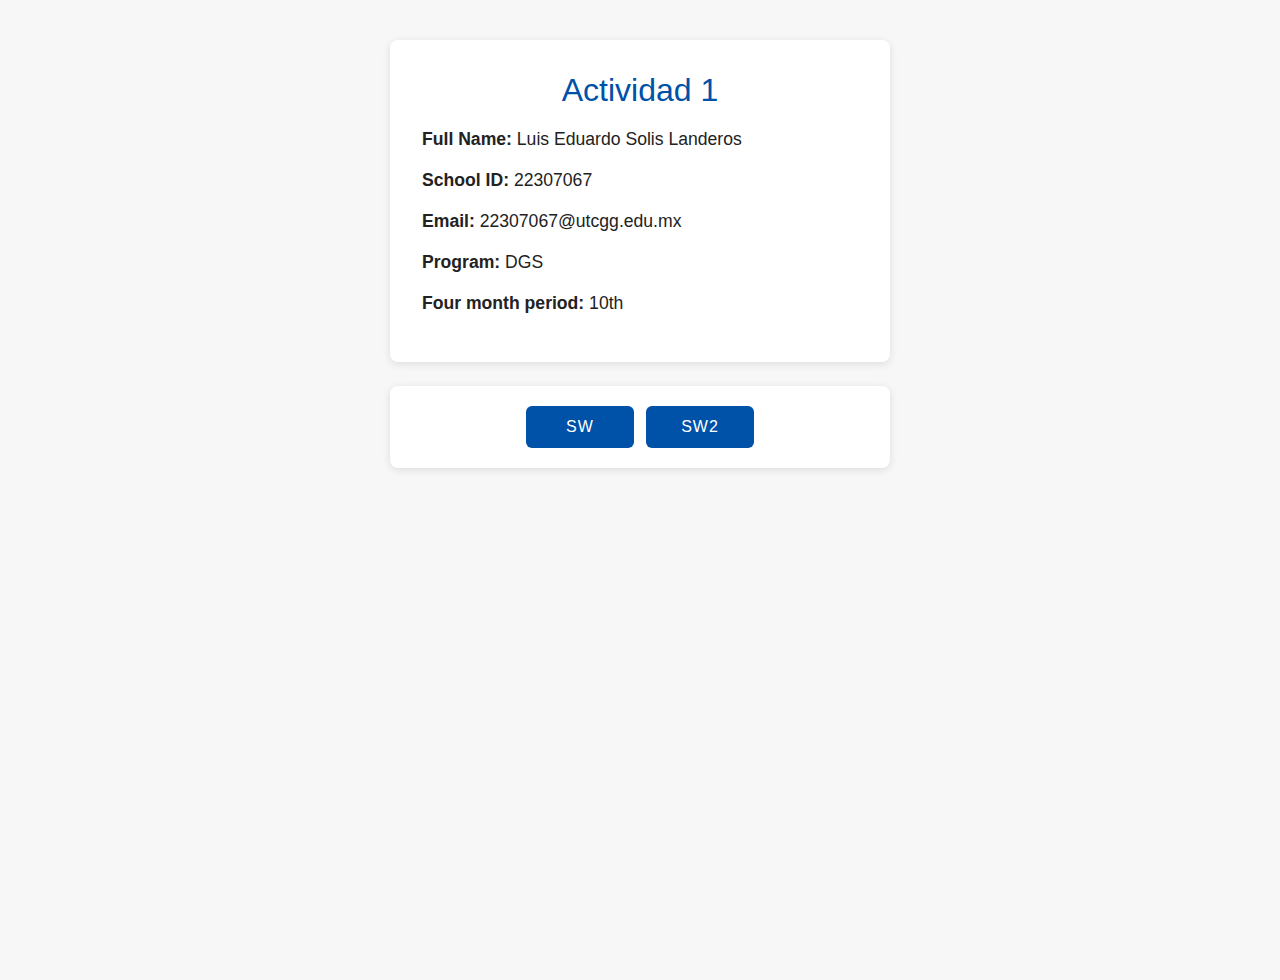
<file: index.html>
<!DOCTYPE html>
<html lang="en">
<head>
  <meta charset="UTF-8">
  <meta name="viewport" content="width=device-width, initial-scale=1.0">
  <title>U1. Actividad 1 v2025</title>
  <style>
    body {
      font-family: Arial, sans-serif;
      margin: 0;
      padding: 40px;
      background: #f7f7f7;
      color: #222;
      min-height: 100vh;
    }
    
    .container {
      max-width: 500px;
      margin: 0 auto;
    }
    
    .profile-container {
      background: #fff;
      border-radius: 8px;
      padding: 32px;
      margin-bottom: 24px;
      box-shadow: 0 2px 8px rgba(0,0,0,0.11);
    }
    
    .profile-title {
      font-size: 2rem;
      margin-bottom: 16px;
      color: #0051a8;
      text-align: center;
    }
    
    .profile-info {
      margin: 12px 0;
      font-size: 1.1rem;
      padding: 4px 0;
    }
    
    .nav-container {
      background: #fff;
      border-radius: 8px;
      padding: 20px;
      box-shadow: 0 2px 8px rgba(0,0,0,0.11);
    }
    
    .nav-container nav ul {
      list-style: none;
      padding: 0;
      margin: 0;
      display: flex;
      gap: 12px;
      justify-content: center;
    }
    
    .nav-container nav li {
      margin: 0;
    }
    
    .nav-container nav a {
      display: block;
      padding: 12px 24px;
      background: #0051a8;
      color: #fff;
      text-decoration: none;
      border-radius: 6px;
      font-weight: 500;
      letter-spacing: 1px;
      transition: all 0.3s ease;
      min-width: 60px;
      text-align: center;
    }
    
    .nav-container nav a:hover,
    .nav-container nav a:focus {
      background: #003e83;
      transform: translateY(-2px);
      box-shadow: 0 4px 12px rgba(0,81,168,0.3);
    }
    
    @media (max-width: 600px) {
      body {
        padding: 20px;
      }
      
      .nav-container nav ul {
        flex-direction: column;
        gap: 8px;
      }
      
      .nav-container nav a {
        min-width: auto;
      }
    }
  </style>
</head>
<body>
  <div class="container">
    <div class="profile-container">
      <div class="profile-title">Actividad 1</div>
      <div class="profile-info"><strong>Full Name:</strong> Luis Eduardo Solis Landeros</div>
      <div class="profile-info"><strong>School ID:</strong> 22307067</div>
      <div class="profile-info"><strong>Email:</strong> 22307067@utcgg.edu.mx</div>
      <div class="profile-info"><strong>Program:</strong> DGS</div>
      <div class="profile-info"><strong>Four month period:</strong> 10th</div>
    </div>
    
    <div class="nav-container">
      <nav>
        <ul>
          <li><a href="/U1/SW/">SW</a></li>
          <li><a href="/U1/SW2/">SW2</a></li>
        </ul>
      </nav>
    </div>
  </div>
</body>
</html>
</file>
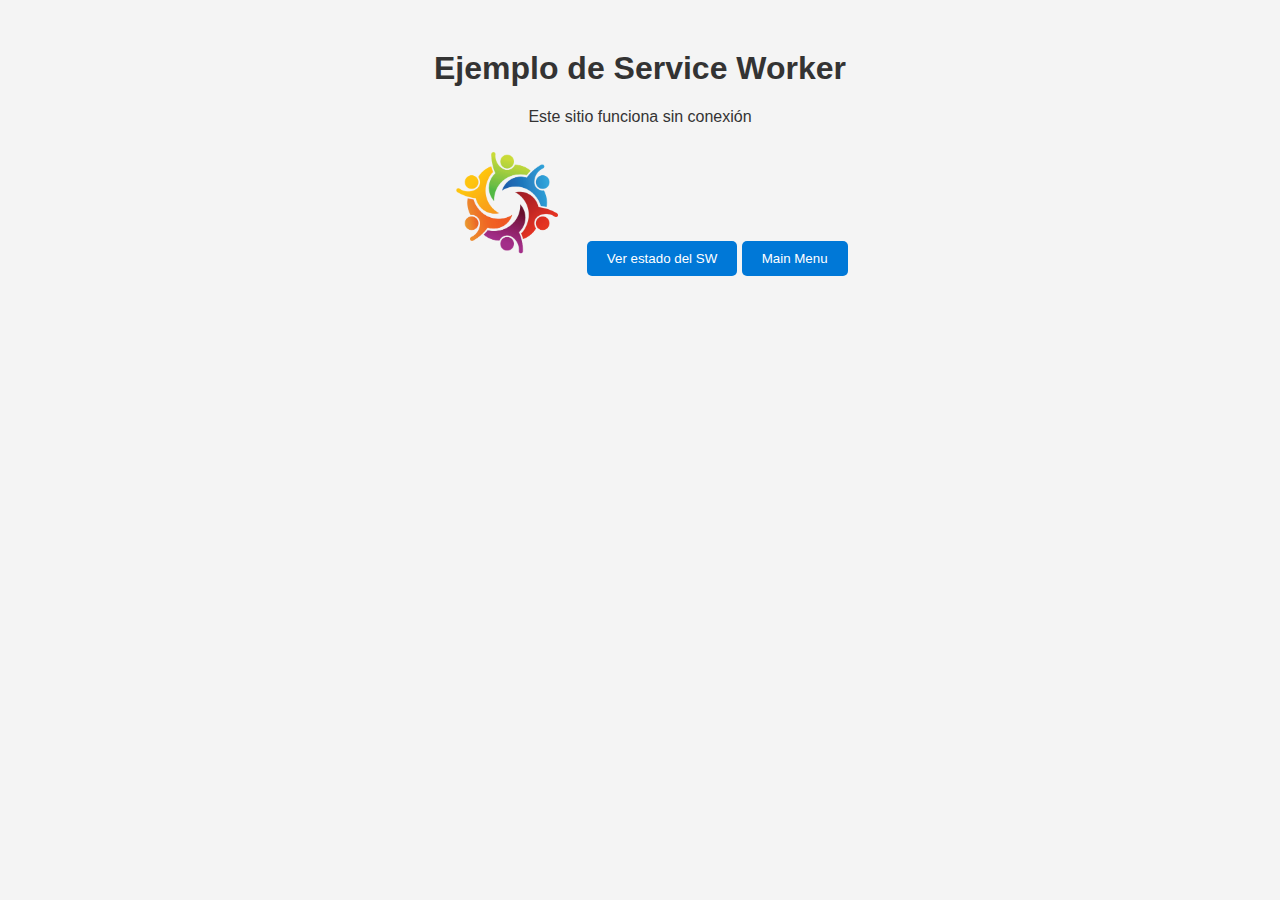
<file: U1/SW/index.html>
<!DOCTYPE html>
<html lang="es">
<head>
    <meta charset="UTF-8">
    <meta name="viewport" content="width=device-width, initial-scale=1.0">
    <title>Service Worker</title>
    <link rel="stylesheet" href="styles.css">
</head>
<body>
    <h1>Ejemplo de Service Worker</h1>
    <p>Este sitio funciona sin conexión</p>
    <img src="logo.png" alt="Logo de app" width="150">
    <button id="check">Ver estado del SW</button>
    <button id="link" src="/../AWP/index.html">Main Menu</button>
    <!-- Archivo cliente que registra y comunica hacia el SW -->
    <script src="app.js"></script>
</body>
</html>
</file>
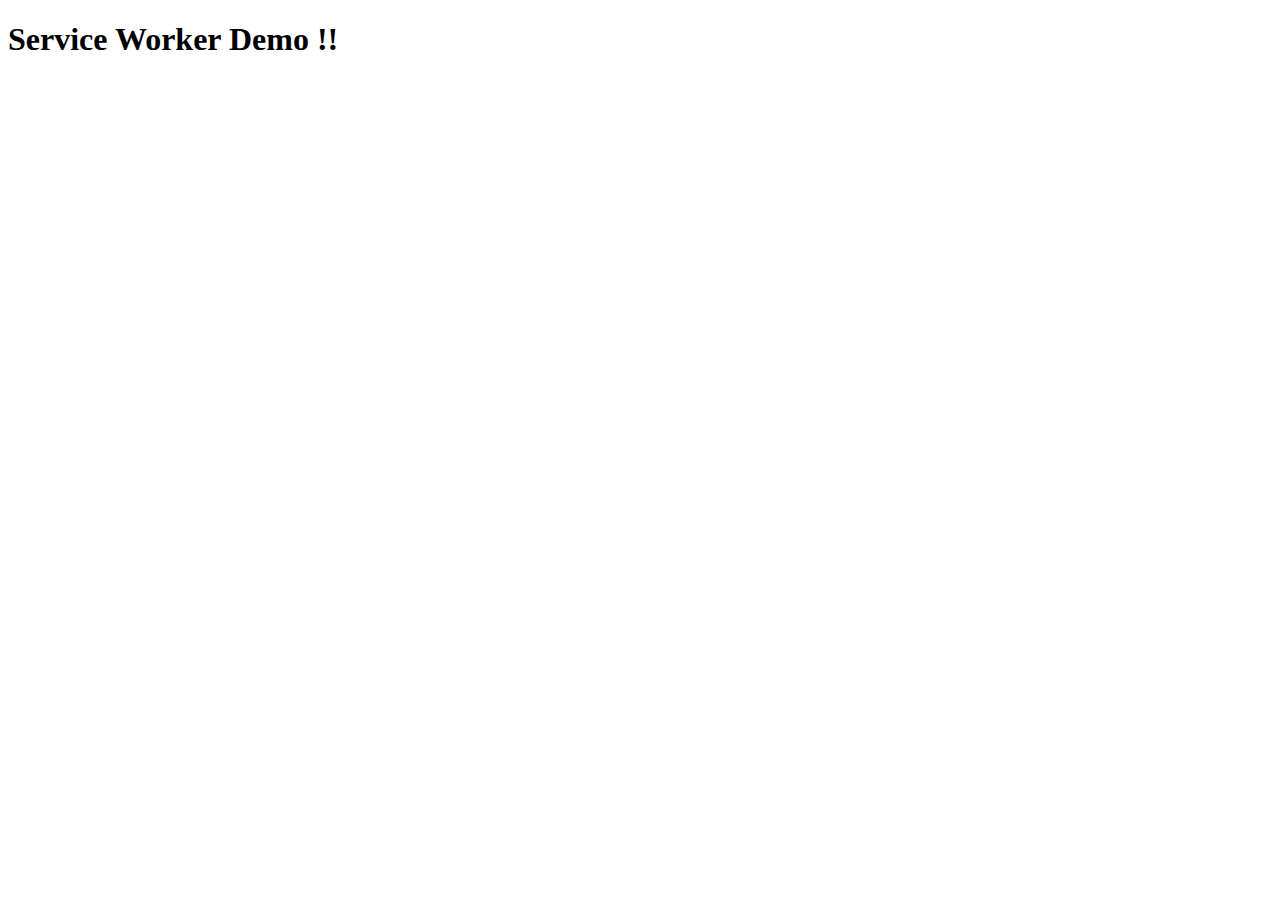
<file: U1/SW3/index.html>
<!DOCTYPE html>
<html lang="en">
<head>
    <meta charset="UTF-8">
    <meta name="viewport" content="width=device-width, initial-scale=1.0">
    <title>Service Worker Sample</title>
</head>
<body>
    <h1>Service Worker Demo !!</h1>
    <script src="./script.js"></script>
</body>
</html>
</file>
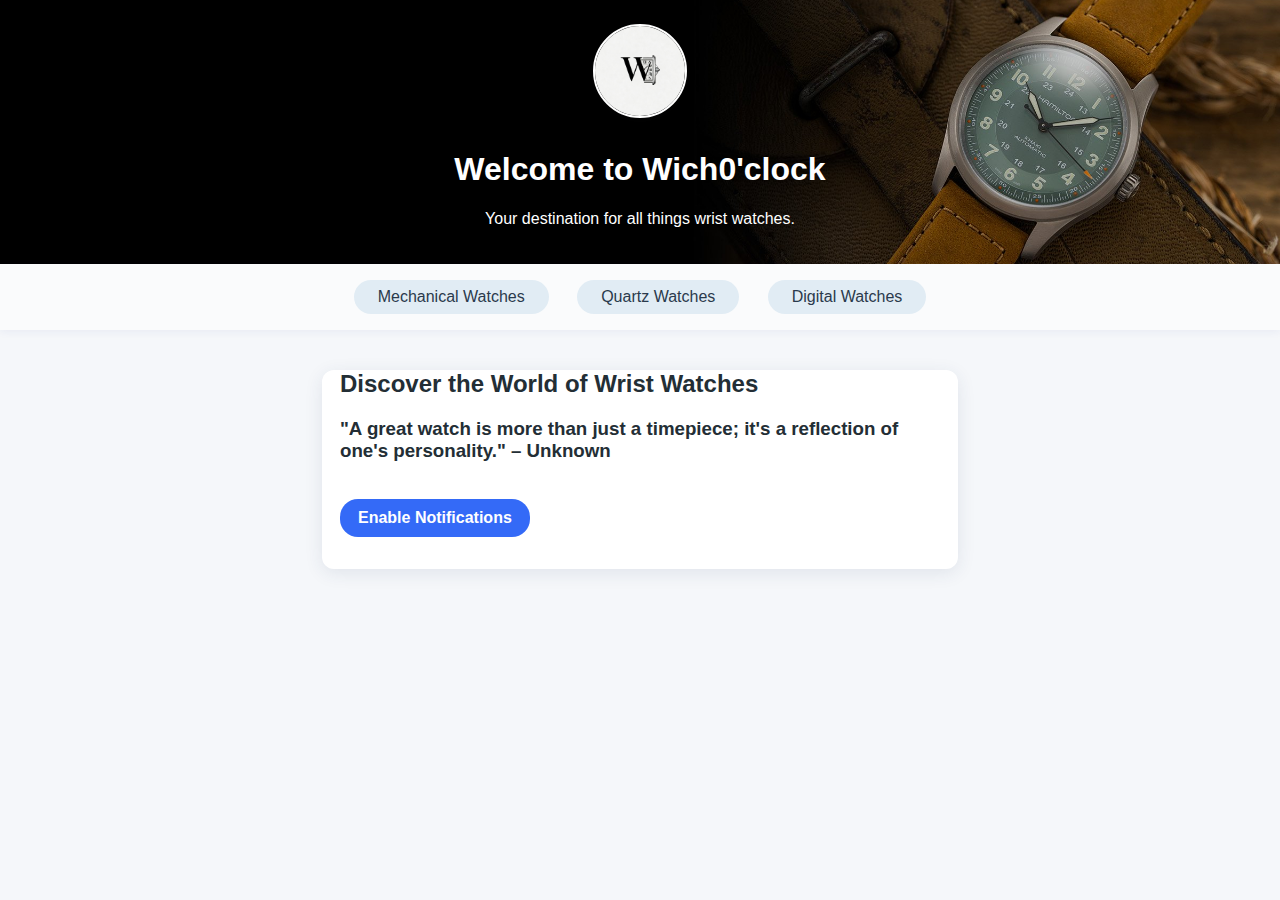
<file: U1/SW4/index.html>
<!DOCTYPE html>
<html lang="en">
<head>
  <meta charset="UTF-8">
  <meta name="viewport" content="width=device-width,initial-scale=1.0">
  <title>Wich0'clock - Home</title>
  <link rel="stylesheet" href="styles.css">
</head>
<body>
  <header class="index-header">
    <img src="logo.png" alt="Wich0'clock Logo" class="logo">
    <h1>Welcome to Wich0'clock</h1>
    <p>Your destination for all things wrist watches.</p>
  </header>
  <nav>
    <a href="mechanical.html">Mechanical Watches</a>
    <a href="quartz.html">Quartz Watches</a>
    <a href="digital.html">Digital Watches</a>
  </nav>
  <main>
    <h2>Discover the World of Wrist Watches</h2>
    <h3>"A great watch is more than just a timepiece; it's a reflection of one's personality." – Unknown </h3>
    <button id="notifyBtn">Enable Notifications</button>
  </main>

  <script src="main.js"></script>

</body>
</html>
</file>
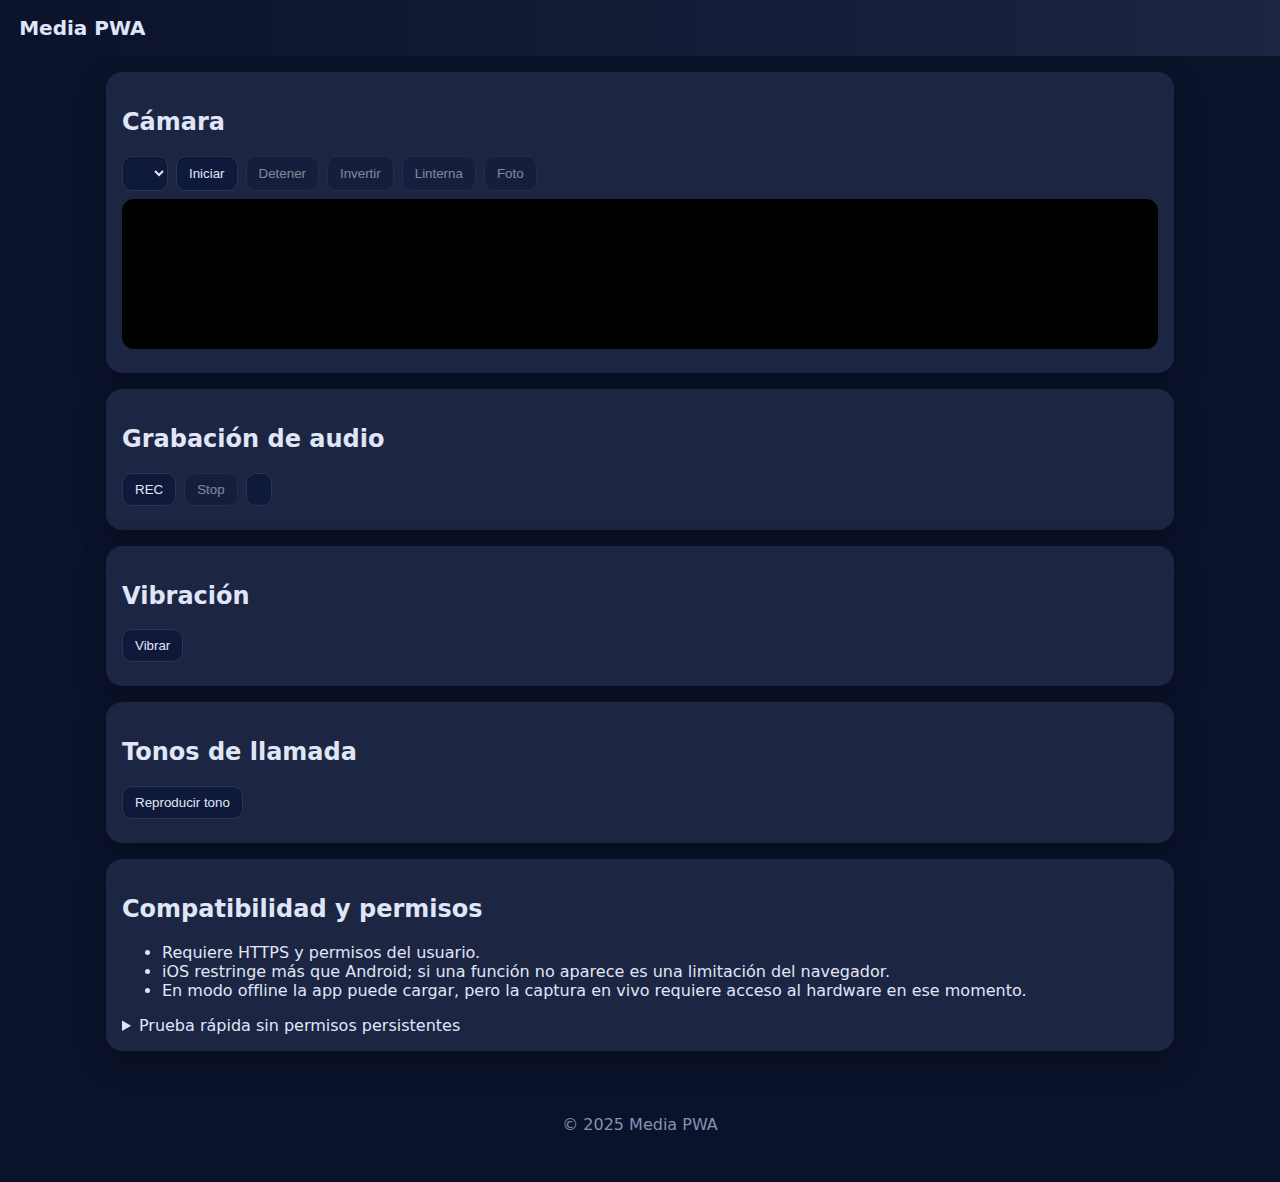
<file: U2/PWA/index.html>
<!DOCTYPE html>
<html lang="es">
<head>
  <meta charset="UTF-8">
  <meta
    name="viewport"
    content="width=device-width, initial-scale=1.0, viewport-fit=cover"
  >
  <title>Media PWA</title>

  <!-- PWA / Android -->
  <meta name="theme-color" content="#c634d9">
  <meta name="mobile-web-app-capable" content="yes">

  <!-- PWA / iOS -->
  <link rel="apple-touch-icon" href="icons/apple-touch-icon-180.png">
  <meta name="apple-mobile-web-app-capable" content="yes">
  <meta name="apple-mobile-web-app-status-bar-style" content="black-translucent">

  <!-- SEO / descripción -->
  <meta name="description" content="PWA de prueba con cámara, micrófono, vibración y tonos.">

  <!-- Manifest -->
  <link rel="manifest" href="manifest.webmanifest">

  <!-- Estilos -->
  <link rel="stylesheet" href="styles.css">
</head>
<body>
  <header>
    <h1>Media PWA</h1>
    <button id="btnInstall" hidden>Instalar</button>
  </header>

  <main>
    <!-- Cámara -->
    <section class="card">
      <h2>Cámara</h2>
      <div class="controls">
        <select id="videoDevices"></select>
        <button id="btnStartCam">Iniciar</button>
        <button id="btnStopCam" disabled>Detener</button>
        <button id="btnFlip" title="Cambiar cámara" disabled>Invertir</button>
        <button id="btnTorch" title="Linterna" disabled>Linterna</button>
        <button id="btnShot" disabled>Foto</button>
      </div>
      <div class="media">
        <video id="video" autoplay playsinline></video>
        <canvas id="canvas" class="hidden"></canvas>
      </div>
      <div id="photos" class="gallery"></div>
    </section>

    <!-- Grabación de audio -->
    <section class="card">
      <h2>Grabación de audio</h2>
      <div class="controls">
        <button id="btnStartRec">REC</button>
        <button id="btnStopRec" disabled>Stop</button>
        <span id="recStatus" aria-live="polite"></span>
      </div>
      <div id="audios" class="gallery"></div>
    </section>

    <!-- Vibración -->
    <section class="card">
      <h2>Vibración</h2>
      <div class="controls">
        <button id="btnVibrar">Vibrar</button>
      </div>
    </section>

    <!-- Tonos de llamada -->
    <section class="card">
      <h2>Tonos de llamada</h2>
      <div class="controls">
        <button id="btnRingtone">Reproducir tono</button>
      </div>
    </section>

    <!-- Compatibilidad y permisos -->
    <section class="card">
      <h2>Compatibilidad y permisos</h2>
      <ul>
        <li>Requiere HTTPS y permisos del usuario.</li>
        <li>iOS restringe más que Android; si una función no aparece es una limitación del navegador.</li>
        <li>En modo offline la app puede cargar, pero la captura en vivo requiere acceso al hardware en ese momento.</li>
      </ul>
      <details>
        <summary>Prueba rápida sin permisos persistentes</summary>
        <input
          type="file"
          accept="image/*,video/*,audio/*"
          capture
        >
      </details>
    </section>
  </main>

  <footer>
    <p>&copy; 2025 Media PWA</p>
  </footer>

  <script src="app.js"></script>
</body>
</html>
</file>
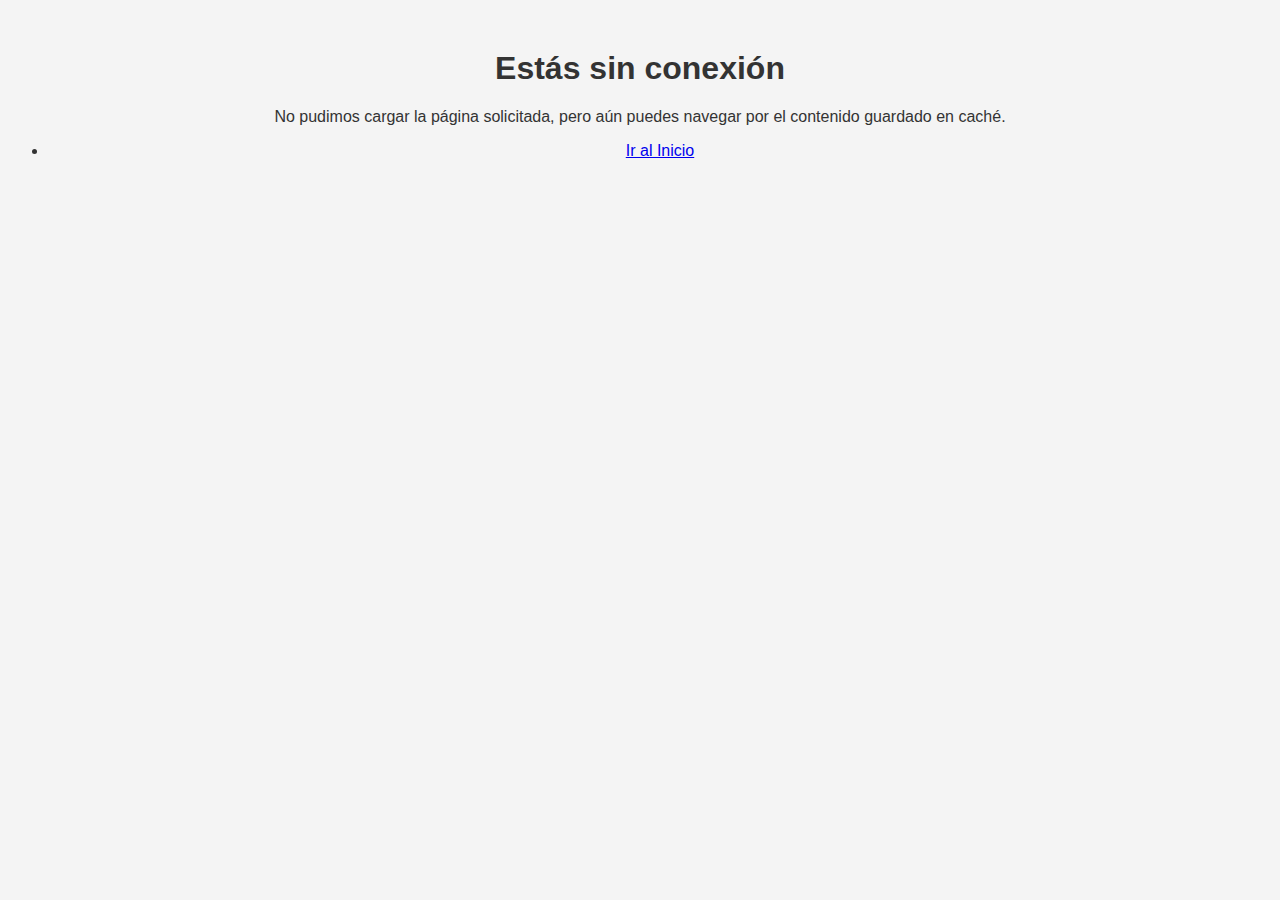
<file: U1/SW2/offline.html>
<!DOCTYPE html>
<html lang="en">
<head>
    <meta charset="UTF-8">
    <meta name="viewport" content="width=device-width, initial-scale=1.0">
    <link rel="stylesheet" href="styles.css">
    <title>Sin conexión</title>
</head>
<body>
    <h1>Estás sin conexión</h1>
    <p>No pudimos cargar la página solicitada, pero aún puedes navegar por el contenido guardado en caché.</p>

    <nav>
        <ul>
            <li><a href="index.html">Ir al Inicio</a></li>
        </ul>
    </nav>
</body>
</html>
</file>
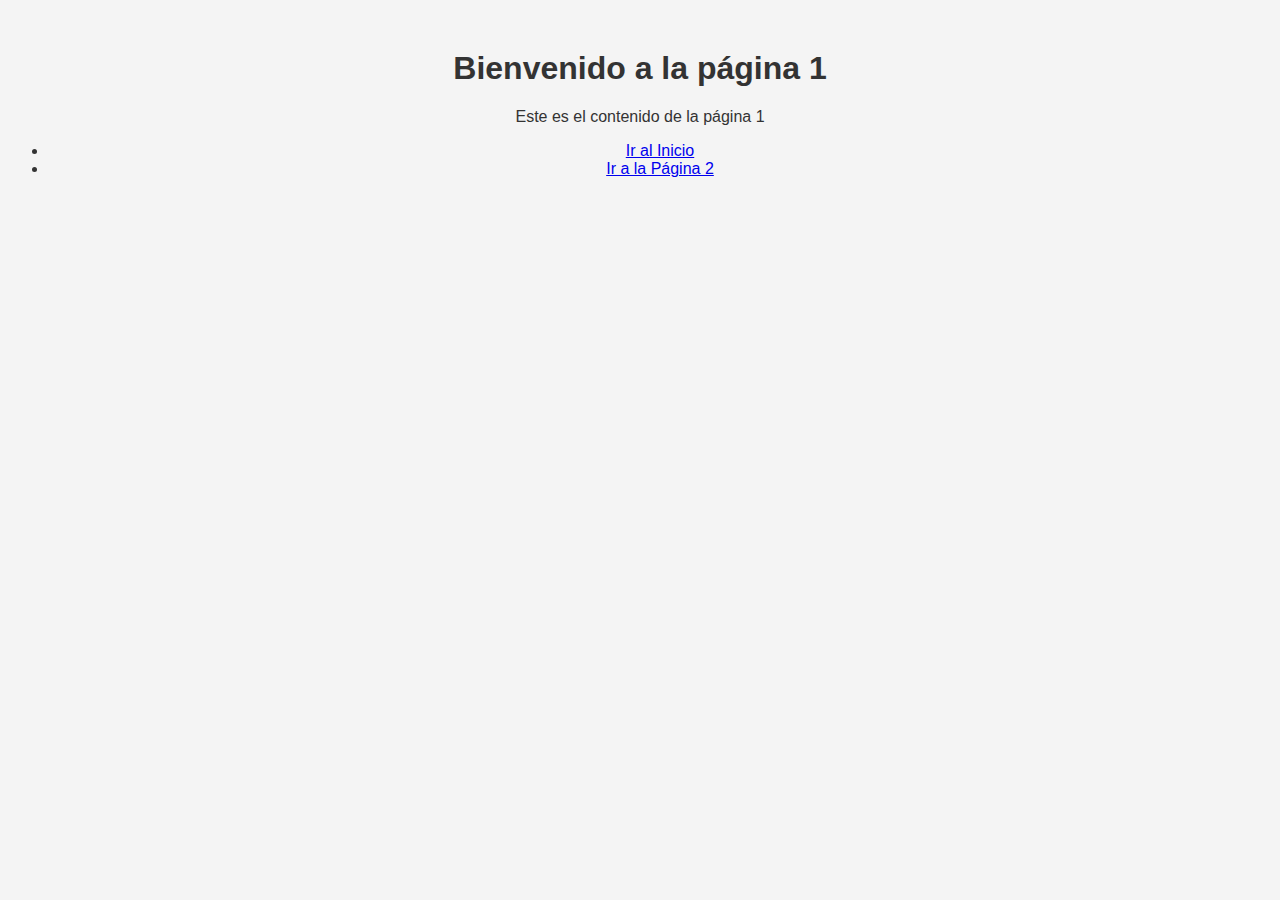
<file: U1/SW2/pagina1.html>
<!DOCTYPE html>
<html lang="en">
<head>
    <meta charset="UTF-8">
    <meta name="viewport" content="width=device-width, initial-scale=1.0">
    <link rel="stylesheet" href="styles.css">
    <title>Página 1</title>
    
</head>
<body>
    <h1>Bienvenido a la página 1</h1>
    <p>Este es el contenido de la página 1</p>

    <nav>
        <ul>
            <li><a href="index.html">Ir al Inicio</a></li>
            <li><a href="pagina2.html">Ir a la Página 2</a></li>

        </ul>
    </nav>
</body>
</html>
</file>
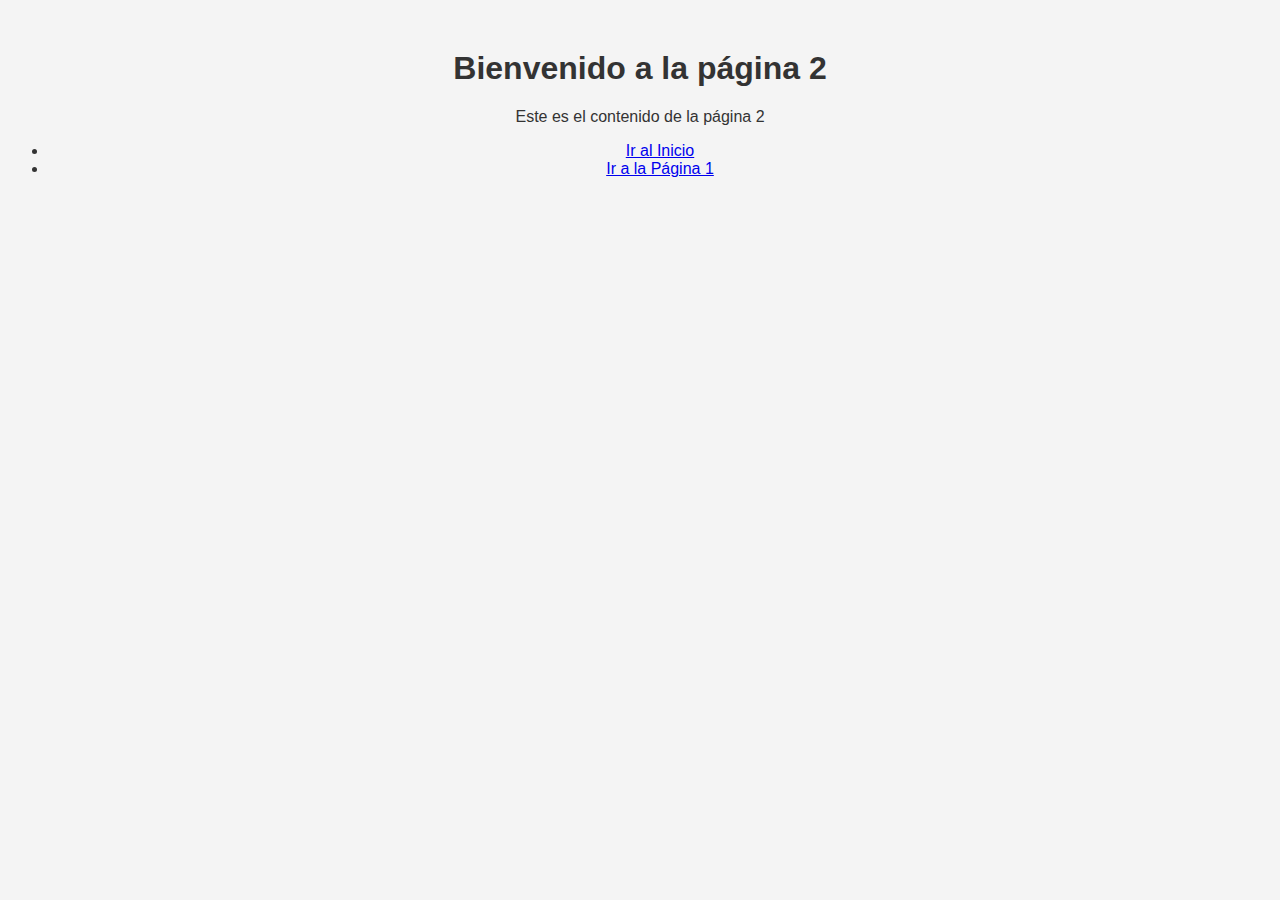
<file: U1/SW2/pagina2.html>
<!DOCTYPE html>
<html lang="en">
<head>
    <meta charset="UTF-8">
    <meta name="viewport" content="width=device-width, initial-scale=1.0">
    <link rel="stylesheet" href="styles.css">
    <title>Página 2</title>
</head>
<body>
    <h1>Bienvenido a la página 2</h1>
    <p>Este es el contenido de la página 2</p>

    <nav>
        <ul>
            <li><a href="index.html">Ir al Inicio</a></li>
            <li><a href="pagina1.html">Ir a la Página 1</a></li>

        </ul>
    </nav>
</body>
</html>
</file>
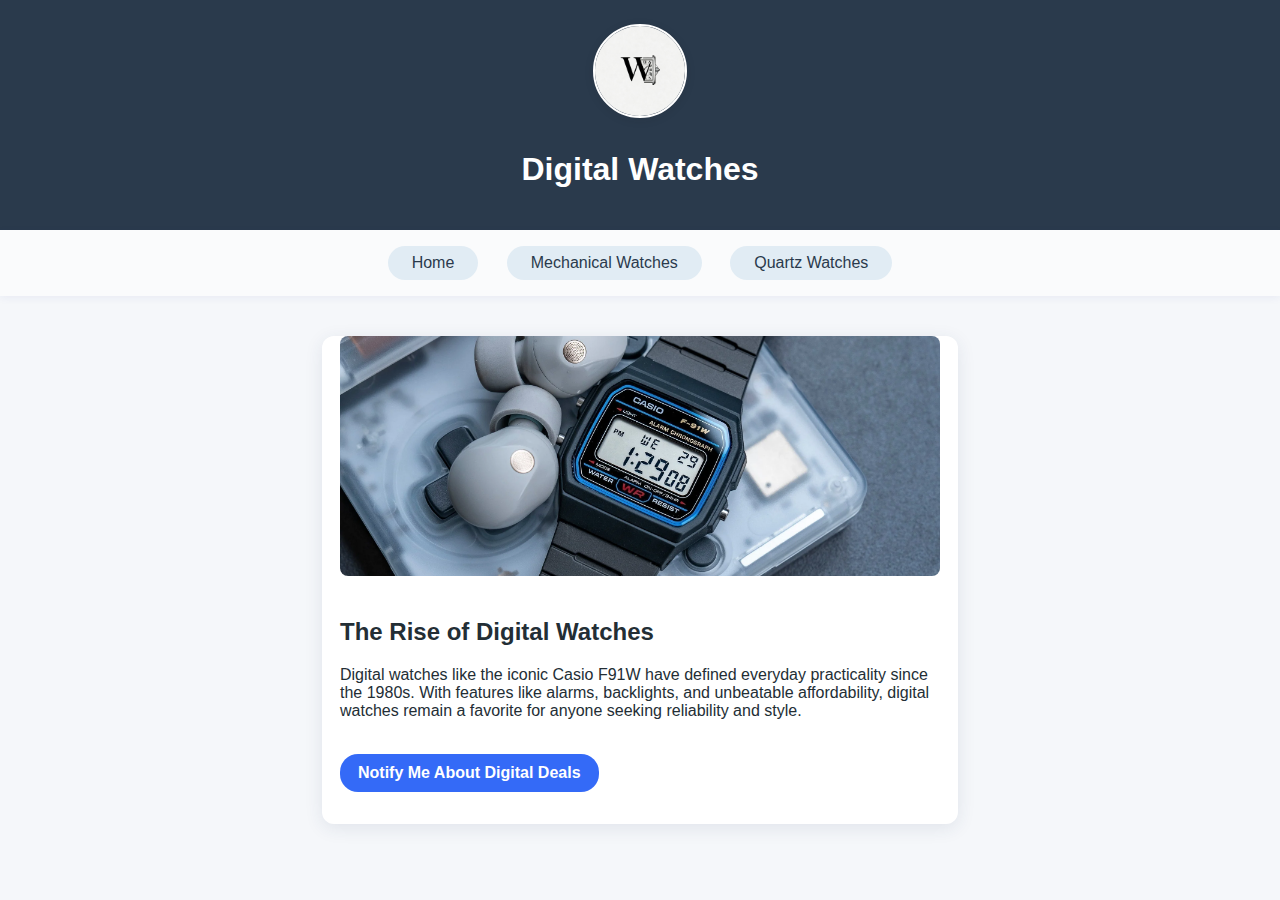
<file: U1/SW4/digital.html>
<!DOCTYPE html>
<html lang="en">
<head>
  <meta charset="UTF-8">
  <meta name="viewport" content="width=device-width,initial-scale=1.0">
  <title>Digital Watches | Wich0'clock</title>
  <link rel="stylesheet" href="styles.css">
</head>
<body>
  <header>
    <img src="logo.png" alt="Wich0'clock Logo" class="logo">
    <h1>Digital Watches</h1>
  </header>
  <nav>
    <a href="index.html">Home</a>
    <a href="mechanical.html">Mechanical Watches</a>
    <a href="quartz.html">Quartz Watches</a>
  </nav>
  <main>
    <img src="img3.png" alt="Digital Watch" class="hero">
    <h2>The Rise of Digital Watches</h2>
    <p>
      Digital watches like the iconic Casio F91W have defined everyday practicality since the 1980s.
      With features like alarms, backlights, and unbeatable affordability, digital watches remain a favorite for anyone seeking reliability and style.
    </p>
    <button id="notifyBtn">Notify Me About Digital Deals</button>
  </main>

  <script src="main.js"></script>

</body>
</html>
</file>
<file: U1/SW/styles.css>
body {
    font-family: Arial, Helvetica, sans-serif;
    text-align: center;
    margin-top: 50px;
    background: #f4f4f4;
    color: #333;
}

button {
    padding: 10px 20px;
    background: #0078d7;
    color: white;
    border: none;
    border-radius: 5px;
    cursor: pointer;
}

button:hover {
    background: #005a9e;
}
</file>
<file: U1/SW4/styles.css>
body {
  font-family: 'Segoe UI', Arial, sans-serif;
  margin: 0;
  padding: 0;
  background: #f5f7fa;
  color: #232e35;
  min-height: 100vh;
}

.index-header {
  background: url('Hamilton.png') center/cover no-repeat;
}

header {
  background: #2a3a4c;
  color: #fff;
  padding: 24px 12px 20px 12px;
  text-align: center;
}

.logo {
  width: 90px;
  height: 90px;
  border-radius: 50%;
  object-fit: cover;
  margin-bottom: 8px;
  box-shadow: 0 2px 10px rgba(34,34,34,0.10); /* Optional: adds a soft shadow */
  border: 2px solid #fff; /* Optional: adds a white border for contrast */
}



nav {
  margin: 0;
  padding: 16px 0;
  background: #fafbfc;
  text-align: center;
  box-shadow: 0 2px 8px rgba(30,50,150,0.06);
}

nav a {
  display: inline-block;
  margin: 0 12px;
  padding: 8px 24px;
  color: #2a3a4c;
  background: #e1ecf4;
  text-decoration: none;
  border-radius: 20px;
  font-weight: 500;
  transition: background 0.2s;
}

nav a:hover {
  background: #d1e1f4;
  color: #346af7;
}

main {
  max-width: 600px;
  margin: 40px auto 0 auto;
  padding: 0 18px 32px 18px;
  background: #fff;
  border-radius: 12px;
  box-shadow: 0 4px 18px rgba(40,60,100,0.1);
}

.hero {
  width: 100%;
  max-height: 240px;
  object-fit: cover;
  border-radius: 8px;
  margin-bottom: 18px;
}

button {
  display: inline-block;
  margin-top: 18px;
  padding: 10px 18px;
  border: none;
  border-radius: 18px;
  background: #346af7;
  color: #fff;
  font-weight: 600;
  font-size: 1rem;
  cursor: pointer;
  transition: background 0.2s;
}

button:hover {
  background: #2a3a4c;
}
</file>
<file: U2/PWA/styles.css>
:root {
  --bg:#0b132b; 
  --card:#1c2541; 
  --ink:#e0e6f8; 
  --muted:#8791b0; 
  --accent:#3a86ff;
}

* {
  box-sizing:border-box
}

html,body {
  height:100%
}

body {
  margin:0;
  font-family:system-ui,Segoe UI,Roboto,Ubuntu,Arial,sans-serif;
  background:var(--bg);
  color:var(--ink)
}

header {
  display:flex;
  justify-content:space-between;
  align-items:center;
  padding:1rem 1.2rem;
  background:linear-gradient(90deg,#0b132b,#1c2541);
  position:sticky;
  top:0
}

h1 {
  margin:0;
  font-size:1.25rem
}

main {
  display:grid;
  gap:1rem;
  padding:1rem;
  max-width:1100px;
  margin:0 auto
}

.card {
  background:var(--card);
  padding:1rem;
  border-radius:1rem;
  box-shadow:0 10px 30px rgba(0,0,0,.25)
}

.controls {
  display:flex;
  flex-wrap:wrap;
  gap:.5rem;
  margin-bottom:.5rem
}

.controls > * {
  padding:.5rem .75rem;
  border-radius:.6rem;
  border:1px solid #2b3557;
  background:#0f1a3a;
  color:var(--ink)
}

.controls button[disabled] {
  opacity:.5
}

.media {
  display:grid;
  grid-template-columns:1fr;
  gap:.5rem
}

video,canvas {
  width:100%;
  max-height:60vh;
  background:#000;
  border-radius:.75rem
}

.hidden { 
  display:none
}

.gallery {
  display:grid;
  grid-template-columns:repeat(auto-fill,minmax(160px,1fr));
  gap:.5rem;
  margin-top:.5rem
}

.gallery a,.gallery audio {
  width:100%
}

#btnInstall {
  background:var(--accent);
  border:none;
  color:white;
  font-weight:600
}

footer {
  padding:2rem;
  color:var(--muted);
  text-align:center
}
</file>
<file: U1/SW2/styles.css>
body {
    font-family: Arial, Helvetica, sans-serif;
    text-align: center;
    margin-top: 50px;
    background: #f4f4f4;
    color: #333;
}

button {
    padding: 10px 20px;
    background: #0078d7;
    color: white;
    border: none;
    border-radius: 5px;
    cursor: pointer;
}

button:hover {
    background: #005a9e;
}
</file>
